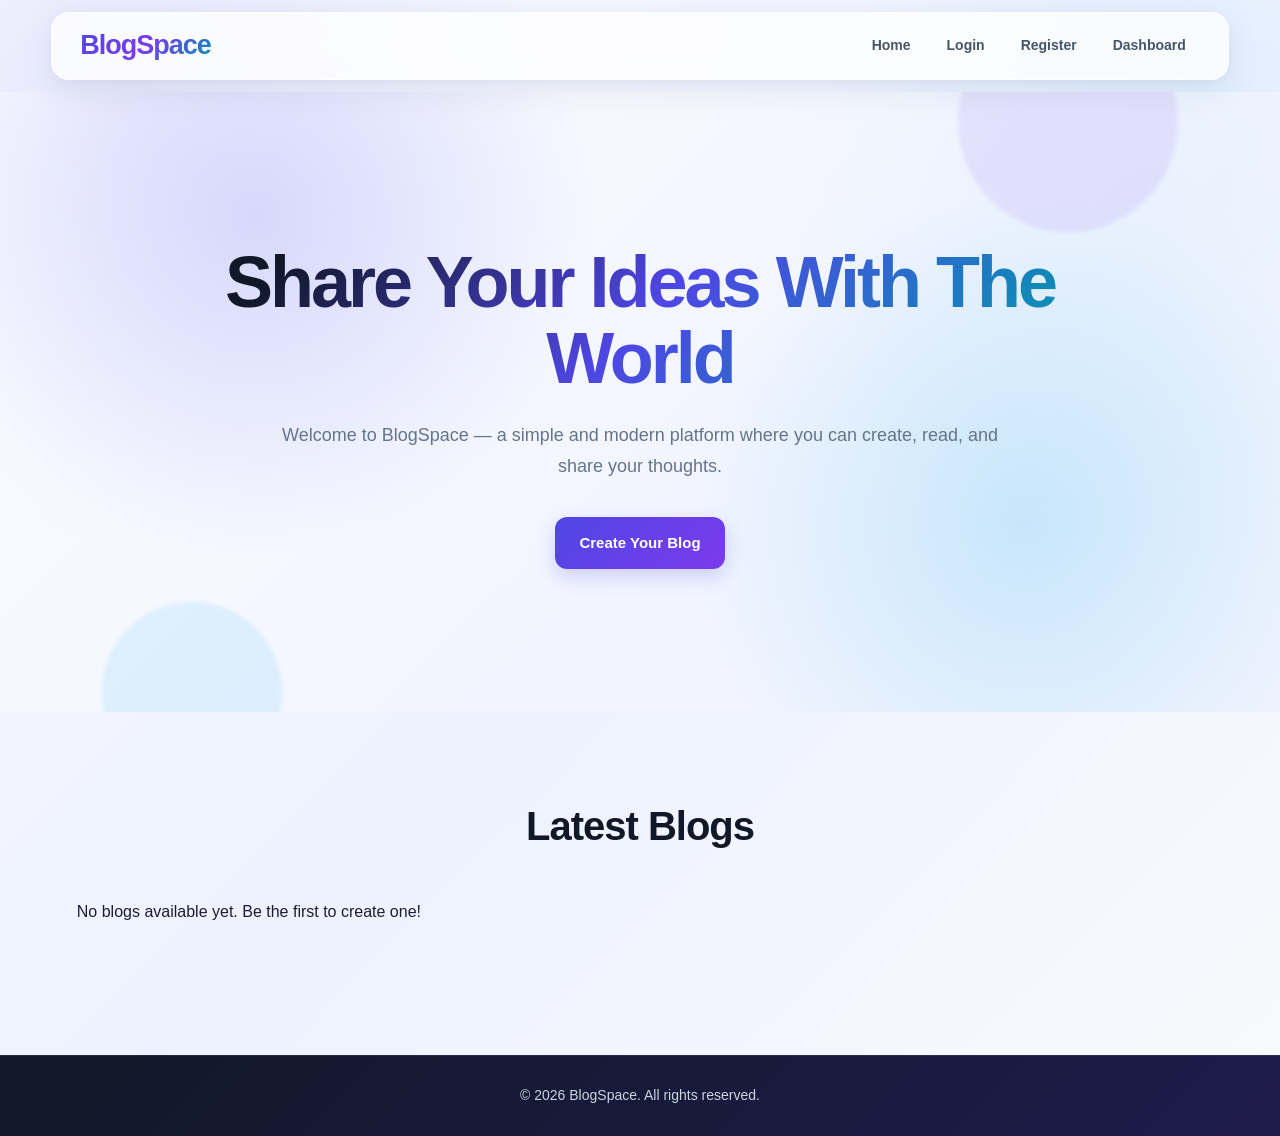
<file: index.html>
<!DOCTYPE html>
<html lang="en">
<head>
    <meta charset="UTF-8">
    <meta name="viewport" content="width=device-width, initial-scale=1.0">
    <title>BlogSpace - Home</title>

    <link rel="stylesheet" href="css/style.css">
</head>

<body>

    <!-- Navigation Bar -->
    <header>
        <nav class="navbar">

            <div class="logo">
                <a href="index.html">BlogSpace</a>
            </div>

            <ul class="nav-links">
                <li><a href="index.html">Home</a></li>
                <li><a href="login.html">Login</a></li>
                <li><a href="register.html">Register</a></li>
                <li><a href="dashboard.html">Dashboard</a></li>
            </ul>

        </nav>
    </header>


    <!-- Hero Section -->
    <main>

        <section class="hero">

            <div class="hero-content">

                <h1>Share Your Ideas With The World</h1>

                <p>
                    Welcome to BlogSpace — a simple and modern platform
                    where you can create, read, and share your thoughts.
                </p>

                <a href="create-blog.html" class="btn">
                    Create Your Blog
                </a>

            </div>

        </section>


       <!-- Latest Blogs -->
<section class="blogs-section">

    <h2>Latest Blogs</h2>

    <div class="blog-container" id="homeBlogsContainer">

        <!-- Latest blogs will be loaded here using JavaScript -->

    </div>

</section>

    </main>


    <!-- Footer -->
    <footer>

        <p>
            © 2026 BlogSpace. All rights reserved.
        </p>

    </footer>
<script src="js/script.js"></script>
</body>

</html>
</file>
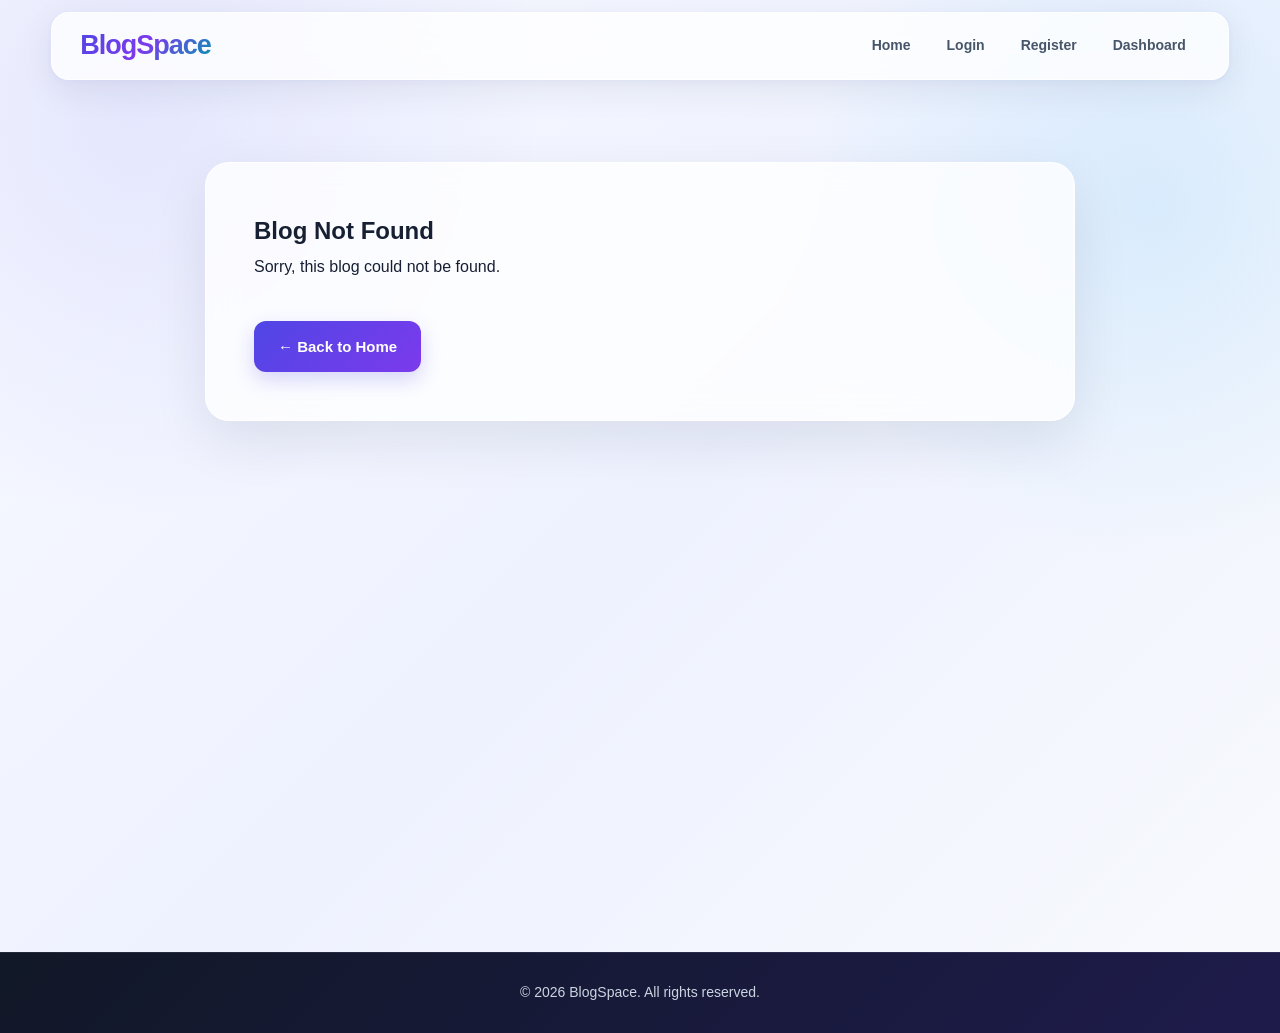
<file: blog.html>
<!DOCTYPE html>
<html lang="en">

<head>

    <meta charset="UTF-8">

    <meta name="viewport" content="width=device-width, initial-scale=1.0">

    <title>BlogSpace - Blog</title>

    <link rel="stylesheet" href="css/style.css">

</head>

<body>

    <!-- Navigation Bar -->
    <header>

        <nav class="navbar">

            <div class="logo">
                <a href="index.html">BlogSpace</a>
            </div>

            <ul class="nav-links">

                <li>
                    <a href="index.html">Home</a>
                </li>

                <li>
                    <a href="login.html">Login</a>
                </li>

                <li>
                    <a href="register.html">Register</a>
                </li>

                <li>
                    <a href="dashboard.html">Dashboard</a>
                </li>

            </ul>

        </nav>

    </header>


    <!-- Blog Details -->
    <main>

        <section class="blog-details">

            <div id="blogDetailsContainer">

                <!-- Blog details will be loaded here -->

            </div>

        </section>

    </main>


    <!-- Footer -->
    <footer>

        <p>
            © 2026 BlogSpace. All rights reserved.
        </p>

    </footer>


    <script src="js/script.js"></script>

</body>

</html>
</file>
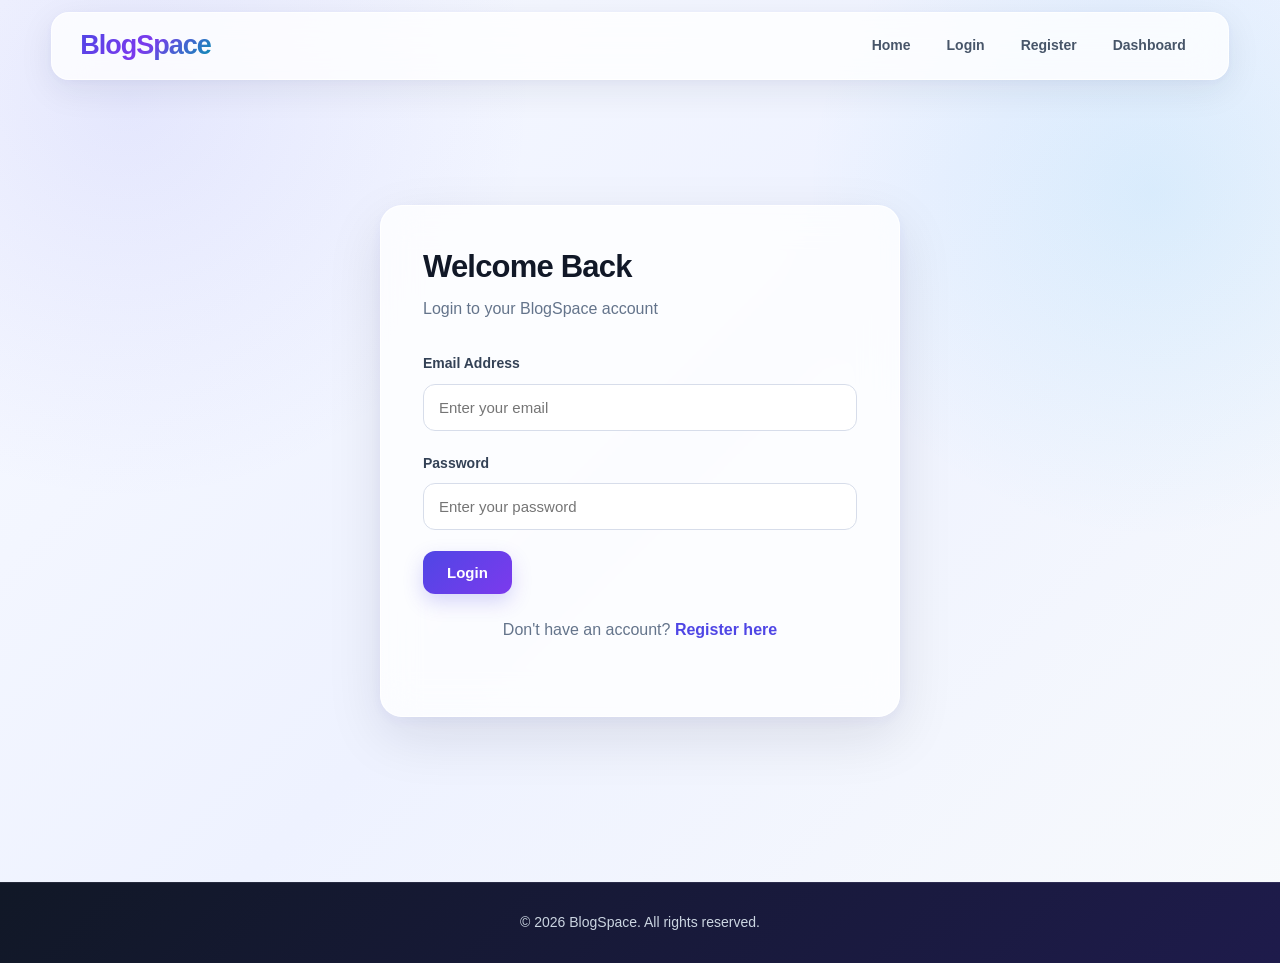
<file: create-blog.html>
<!DOCTYPE html>
<html lang="en">

<head>

    <meta charset="UTF-8">
    <meta name="viewport" content="width=device-width, initial-scale=1.0">

    <title>BlogSpace - Create Blog</title>

    <link rel="stylesheet" href="css/style.css">

</head>

<body>

    <header>

        <nav class="navbar">

            <div class="logo">
                <a href="index.html">BlogSpace</a>
            </div>

            <ul class="nav-links">

                <li>
                    <a href="index.html">Home</a>
                </li>

                <li>
                    <a href="dashboard.html">Dashboard</a>
                </li>

                <li>
                    <a href="create-blog.html">Create Blog</a>
                </li>

               <li>
    <a href="#" onclick="logout()">Logout</a>
</li>
            </ul>

        </nav>

    </header>


    <main>

        <section class="form-section">

            <div class="form-container blog-form">

                <h1 id="blogFormTitle">Create New Blog</h1>
                <p>
                    Share your thoughts with the BlogSpace community.
                </p>


                <form id="blogForm">

                    <div class="form-group">

                        <label for="blogTitle">
                            Blog Title
                        </label>

                        <input
                            type="text"
                            id="blogTitle"
                            placeholder="Enter your blog title"
                            required
                        >

                    </div>


                    <div class="form-group">

                        <label for="blogCategory">
                            Category
                        </label>

                        <select id="blogCategory" required>

                            <option value="">
                                Select a category
                            </option>

                            <option value="Technology">
                                Technology
                            </option>

                            <option value="Programming">
                                Programming
                            </option>

                            <option value="Lifestyle">
                                Lifestyle
                            </option>

                            <option value="Education">
                                Education
                            </option>

                        </select>

                    </div>


                    <div class="form-group">

                        <label for="blogContent">
                            Blog Content
                        </label>

                        <textarea
                            id="blogContent"
                            rows="10"
                            placeholder="Write your blog here..."
                            required
                        ></textarea>

                    </div>


                    <div class="form-actions">

                        <button
    type="submit"
    class="btn"
    id="blogSubmitButton"
>
    Publish Blog
</button>

                        <a
                            href="dashboard.html"
                            class="btn secondary-btn"
                        >
                            Cancel
                        </a>

                    </div>

                </form>

            </div>

        </section>

    </main>


    <footer>

        <p>
            © 2026 BlogSpace. All rights reserved.
        </p>

    </footer>
   <script src="js/script.js"></script>
</body>
</html>
</file>
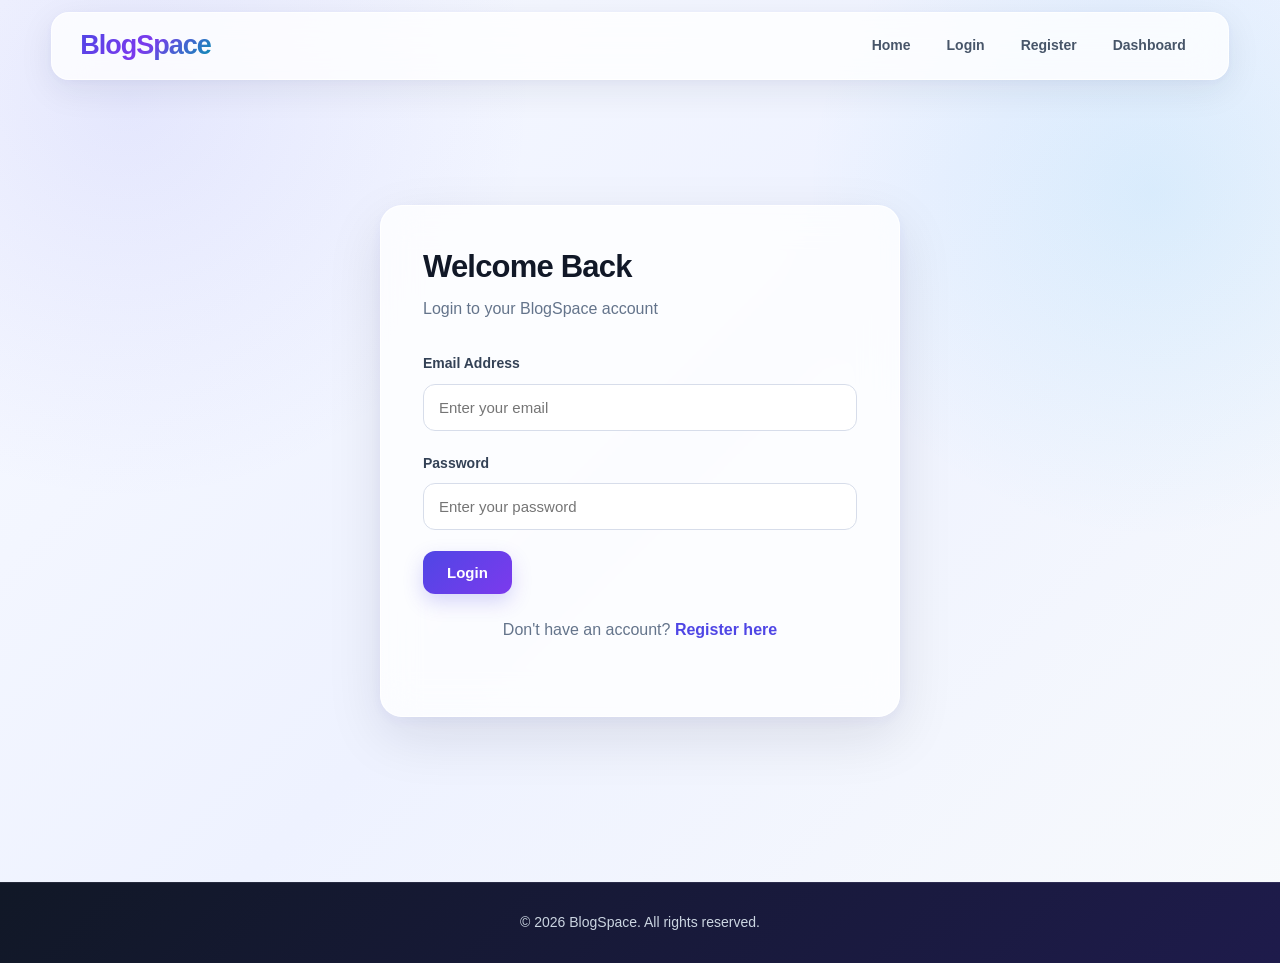
<file: dashboard.html>
<!DOCTYPE html>
<html lang="en">

<head>

    <meta charset="UTF-8">
    <meta name="viewport" content="width=device-width, initial-scale=1.0">

    <title>BlogSpace - Dashboard</title>

    <link rel="stylesheet" href="css/style.css">

</head>

<body>

    <header>

        <nav class="navbar">

            <div class="logo">
                <a href="index.html">BlogSpace</a>
            </div>

            <ul class="nav-links">

                <li>
                    <a href="index.html">Home</a>
                </li>

                <li>
                    <a href="dashboard.html">Dashboard</a>
                </li>

                <li>
                    <a href="create-blog.html">Create Blog</a>
                </li>

               <li>
    <a href="#" onclick="logout()">Logout</a>
</li>

            </ul>

        </nav>

    </header>


    <main>

        <section class="dashboard">

            <div class="dashboard-header">

                <div>

                    <h1>Dashboard</h1>

                    <p>
                        Manage your blog posts and create new content.
                    </p>

                </div>


                <a href="create-blog.html" class="btn">
                    + Create Blog
                </a>

            </div>


         <section class="dashboard-stats">

    <div class="stat-card">

        <h3>Total Blogs</h3>

        <p id="totalBlogs">0</p>

    </div>


    <div class="stat-card">

        <h3>Published</h3>

        <p id="publishedBlogs">0</p>

    </div>


    <div class="stat-card">

        <h3>Drafts</h3>

        <p id="draftBlogs">0</p>

    </div>

</section>


            <section class="my-blogs">

    <h2>My Blogs</h2>

    <div id="blogsContainer">

        <!-- Blogs will be loaded here using JavaScript -->

    </div>

</section>

        </section>

    </main>


    <footer>

        <p>
            © 2026 BlogSpace. All rights reserved.
        </p>

    </footer>
    
    <script src="js/script.js"></script>
</body>
</html>
</file>
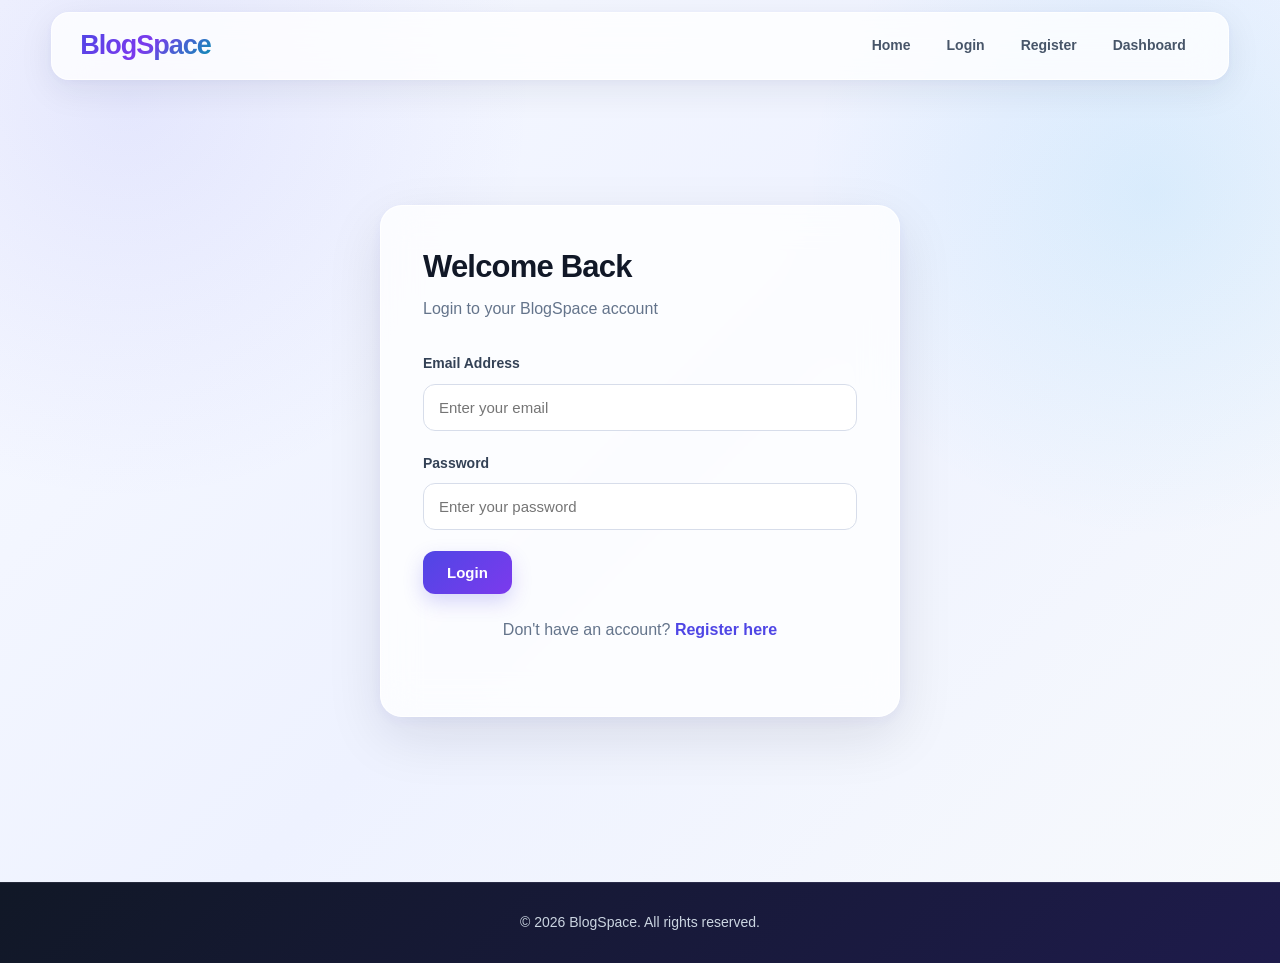
<file: login.html>
<!DOCTYPE html>
<html lang="en">

<head>
    <meta charset="UTF-8">
    <meta name="viewport" content="width=device-width, initial-scale=1.0">

    <title>BlogSpace - Login</title>

    <link rel="stylesheet" href="css/style.css">
</head>

<body>

    <header>

        <nav class="navbar">

            <div class="logo">
                <a href="index.html">BlogSpace</a>
            </div>

            <ul class="nav-links">
                <li><a href="index.html">Home</a></li>
                <li><a href="login.html">Login</a></li>
                <li><a href="register.html">Register</a></li>
                <li><a href="dashboard.html">Dashboard</a></li>
            </ul>

        </nav>

    </header>


    <main>

        <section class="form-section">

            <div class="form-container">

                <h1>Welcome Back</h1>

                <p>Login to your BlogSpace account</p>


                <form id="loginForm">

                    <div class="form-group">

                        <label for="email">
                            Email Address
                        </label>

                        <input
                            type="email"
                            id="email"
                            placeholder="Enter your email"
                            required
                        >

                    </div>


                    <div class="form-group">

                        <label for="password">
                            Password
                        </label>

                        <input
                            type="password"
                            id="password"
                            placeholder="Enter your password"
                            required
                        >

                    </div>


                    <button type="submit" class="btn">
                        Login
                    </button>

                </form>


                <p class="form-footer">
                    Don't have an account?
                    <a href="register.html">Register here</a>
                </p>

            </div>

        </section>

    </main>


    <footer>

        <p>
            © 2026 BlogSpace. All rights reserved.
        </p>

    </footer>
   <script src="js/script.js"></script>
</body>
</html>
</file>
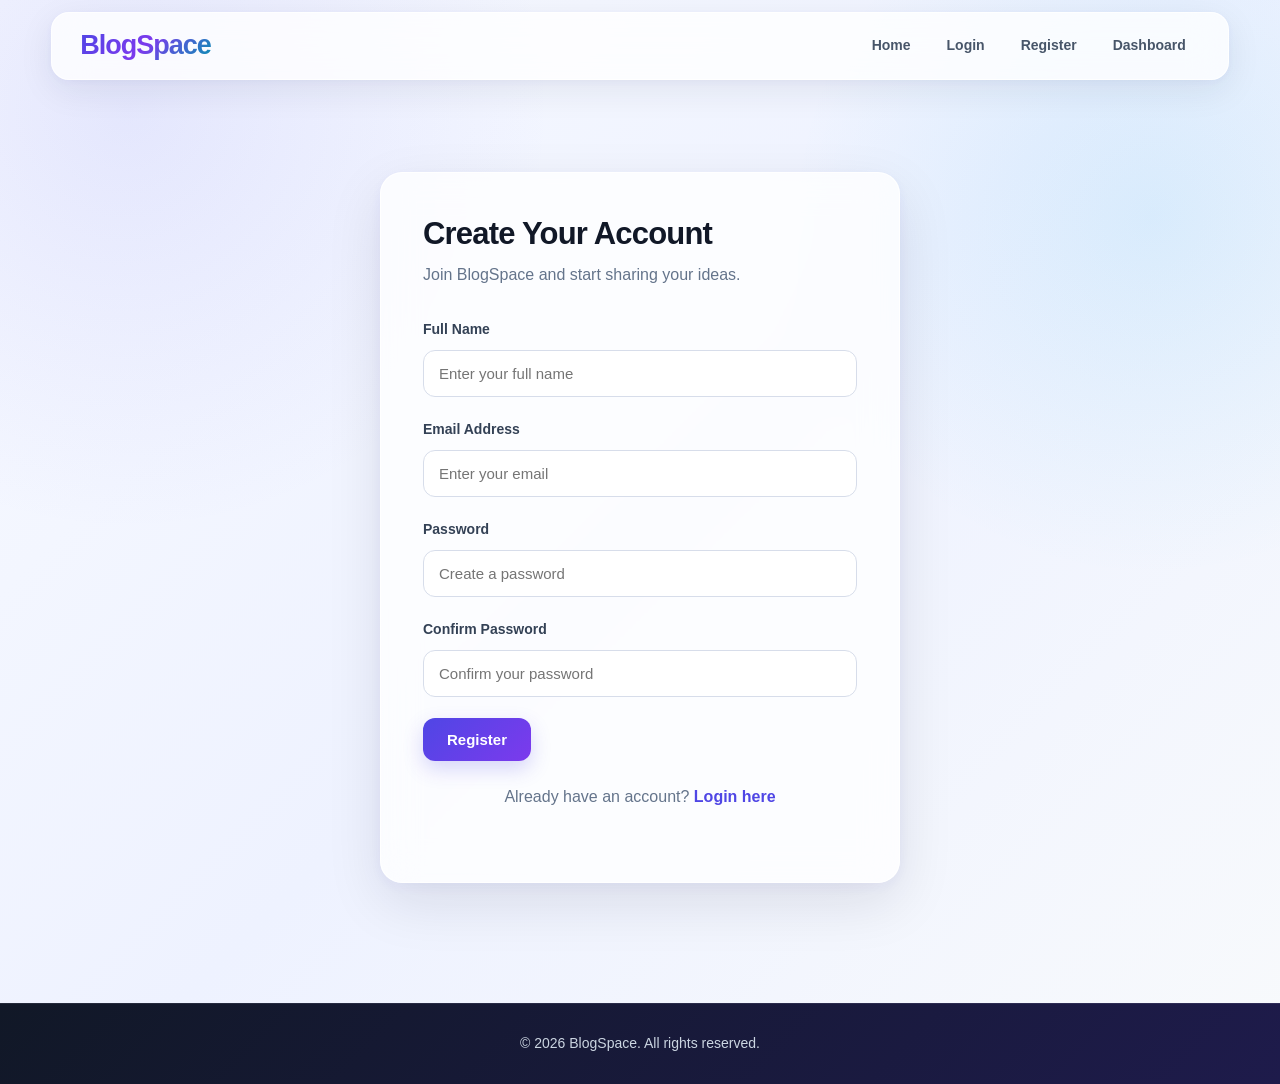
<file: register.html>
<!DOCTYPE html>
<html lang="en">

<head>

    <meta charset="UTF-8">
    <meta name="viewport" content="width=device-width, initial-scale=1.0">

    <title>BlogSpace - Register</title>

    <link rel="stylesheet" href="css/style.css">

</head>

<body>

    <header>

        <nav class="navbar">

            <div class="logo">
                <a href="index.html">BlogSpace</a>
            </div>

            <ul class="nav-links">
                <li><a href="index.html">Home</a></li>
                <li><a href="login.html">Login</a></li>
                <li><a href="register.html">Register</a></li>
                <li><a href="dashboard.html">Dashboard</a></li>
            </ul>

        </nav>

    </header>


    <main>

        <section class="form-section">

            <div class="form-container">

                <h1>Create Your Account</h1>

                <p>Join BlogSpace and start sharing your ideas.</p>


                <form id="registerForm">

                    <div class="form-group">

                        <label for="name">
                            Full Name
                        </label>

                        <input
                            type="text"
                            id="name"
                            placeholder="Enter your full name"
                            required
                        >

                    </div>


                    <div class="form-group">

                        <label for="email">
                            Email Address
                        </label>

                        <input
                            type="email"
                            id="email"
                            placeholder="Enter your email"
                            required
                        >

                    </div>


                    <div class="form-group">

                        <label for="password">
                            Password
                        </label>

                        <input
                            type="password"
                            id="password"
                            placeholder="Create a password"
                            required
                        >

                    </div>


                    <div class="form-group">

                        <label for="confirmPassword">
                            Confirm Password
                        </label>

                        <input
                            type="password"
                            id="confirmPassword"
                            placeholder="Confirm your password"
                            required
                        >

                    </div>


                    <button type="submit" class="btn">
                        Register
                    </button>

                </form>


                <p class="form-footer">

                    Already have an account?

                    <a href="login.html">
                        Login here
                    </a>

                </p>

            </div>

        </section>

    </main>


    <footer>

        <p>
            © 2026 BlogSpace. All rights reserved.
        </p>

    </footer>
    <script src="js/script.js"></script>
</body>
</html>
</file>
<file: css/style.css>
/* =========================================
   BLOGSPACE - MODERN UI STYLES
   ========================================= */

/* =========================================
   GLOBAL STYLES
   ========================================= */

* {
    margin: 0;
    padding: 0;
    box-sizing: border-box;
}

html {
    scroll-behavior: smooth;
}

body {
    font-family: "Inter", "Segoe UI", Arial, Helvetica, sans-serif;
    background:
        radial-gradient(circle at 10% 10%, rgba(99, 102, 241, 0.12), transparent 28%),
        radial-gradient(circle at 90% 20%, rgba(14, 165, 233, 0.10), transparent 25%),
        linear-gradient(135deg, #f8faff 0%, #eef2ff 50%, #f8fafc 100%);
    color: #172033;
    line-height: 1.7;
    min-height: 100vh;
}

::selection {
    background: #6366f1;
    color: #ffffff;
}

a,
button,
input,
select,
textarea {
    font-family: inherit;
}

button,
a {
    -webkit-tap-highlight-color: transparent;
}

main {
    min-height: calc(100vh - 150px);
}

/* =========================================
   NAVBAR
   ========================================= */

header {
    position: sticky;
    top: 0;
    z-index: 1000;
    padding: 12px 0;
}

.navbar {
    min-height: 68px;
    width: 92%;
    max-width: 1400px;
    margin: 0 auto;

    display: flex;
    align-items: center;
    justify-content: space-between;

    padding: 0 28px;

    background: rgba(255, 255, 255, 0.78);
    backdrop-filter: blur(18px);
    -webkit-backdrop-filter: blur(18px);

    border: 1px solid rgba(255, 255, 255, 0.75);
    border-radius: 18px;

    box-shadow:
        0 10px 35px rgba(31, 41, 55, 0.08),
        0 2px 8px rgba(99, 102, 241, 0.05);
}

/* Logo */

.logo a {
    text-decoration: none;
    font-size: 27px;
    font-weight: 800;
    letter-spacing: -1px;

    background: linear-gradient(135deg, #4f46e5, #7c3aed, #0891b2);
    -webkit-background-clip: text;
    background-clip: text;
    color: transparent;

    transition: opacity 0.3s ease;
}

.logo a:hover {
    opacity: 0.8;
}

/* Navigation Links */

.nav-links {
    display: flex;
    align-items: center;
    gap: 8px;
    list-style: none;
}

.nav-links a {
    position: relative;

    display: block;
    padding: 9px 14px;

    text-decoration: none;
    color: #475569;

    font-size: 14px;
    font-weight: 650;

    border-radius: 10px;

    transition:
        color 0.25s ease,
        background 0.25s ease,
        transform 0.25s ease;
}

.nav-links a:hover {
    color: #4f46e5;
    background: rgba(99, 102, 241, 0.08);
    transform: translateY(-1px);
}

/* =========================================
   HERO SECTION
   ========================================= */

.hero {
    min-height: 620px;

    display: flex;
    align-items: center;
    justify-content: center;

    text-align: center;
    padding: 100px 20px 90px;

    position: relative;
    overflow: hidden;

    background:
        radial-gradient(
            circle at 20% 20%,
            rgba(99, 102, 241, 0.20),
            transparent 30%
        ),
        radial-gradient(
            circle at 80% 70%,
            rgba(14, 165, 233, 0.18),
            transparent 30%
        ),
        linear-gradient(
            135deg,
            rgba(255, 255, 255, 0.55),
            rgba(238, 242, 255, 0.65)
        );
}

.hero::before,
.hero::after {
    content: "";
    position: absolute;
    border-radius: 50%;
    pointer-events: none;
    filter: blur(2px);
}

.hero::before {
    width: 220px;
    height: 220px;
    top: -80px;
    right: 8%;
    background: rgba(124, 58, 237, 0.10);
}

.hero::after {
    width: 180px;
    height: 180px;
    bottom: -70px;
    left: 8%;
    background: rgba(14, 165, 233, 0.10);
}

.hero-content {
    position: relative;
    z-index: 1;
    max-width: 900px;
    animation: fadeIn 0.8s ease;
}

.hero h1 {
    font-size: clamp(42px, 7vw, 72px);
    line-height: 1.05;
    letter-spacing: -3px;
    margin-bottom: 24px;

    background: linear-gradient(
        135deg,
        #111827 10%,
        #4f46e5 50%,
        #0891b2 90%
    );

    -webkit-background-clip: text;
    background-clip: text;
    color: transparent;
}

.hero p {
    max-width: 720px;
    margin: 0 auto 36px;

    font-size: 18px;
    color: #64748b;
}

/* =========================================
   BUTTONS
   ========================================= */

.btn {
    display: inline-block;

    padding: 13px 24px;

    background: linear-gradient(135deg, #4f46e5, #7c3aed);

    color: #ffffff;
    text-decoration: none;

    border: none;
    border-radius: 12px;

    font-size: 15px;
    font-weight: 700;

    cursor: pointer;

    box-shadow:
        0 8px 20px rgba(79, 70, 229, 0.22);

    transition:
        transform 0.25s ease,
        box-shadow 0.25s ease,
        filter 0.25s ease;
}

.btn:hover {
    transform: translateY(-3px);
    filter: brightness(1.05);

    box-shadow:
        0 14px 28px rgba(79, 70, 229, 0.30);
}

.btn:active {
    transform: translateY(0);
}

/* =========================================
   BLOG SECTION
   ========================================= */

.blogs-section {
    padding: 90px 6%;
    position: relative;
}

.blogs-section h2 {
    text-align: center;

    font-size: clamp(30px, 4vw, 40px);
    line-height: 1.2;

    color: #111827;
    margin-bottom: 48px;

    letter-spacing: -1px;
}

.blog-container {
    display: grid;
    grid-template-columns: repeat(3, minmax(0, 1fr));

    gap: 28px;

    max-width: 1250px;
    margin: auto;
}

/* =========================================
   BLOG CARDS
   ========================================= */

.blog-card {
    position: relative;
    overflow: hidden;

    background: rgba(255, 255, 255, 0.70);
    backdrop-filter: blur(14px);
    -webkit-backdrop-filter: blur(14px);

    padding: 30px;

    border-radius: 20px;
    border: 1px solid rgba(255, 255, 255, 0.85);

    box-shadow:
        0 10px 35px rgba(15, 23, 42, 0.08),
        0 2px 8px rgba(79, 70, 229, 0.04);

    transition:
        transform 0.3s ease,
        box-shadow 0.3s ease,
        border-color 0.3s ease;
}

.blog-card::before {
    content: "";
    position: absolute;

    top: 0;
    left: 0;
    right: 0;

    height: 4px;

    background: linear-gradient(
        90deg,
        #4f46e5,
        #7c3aed,
        #0891b2
    );
}

.blog-card:hover {
    transform: translateY(-8px);

    border-color: rgba(99, 102, 241, 0.25);

    box-shadow:
        0 20px 45px rgba(15, 23, 42, 0.13),
        0 5px 18px rgba(79, 70, 229, 0.08);
}

.blog-card h3 {
    color: #111827;
    font-size: 21px;
    line-height: 1.35;
    margin-bottom: 10px;
}

.blog-card p {
    color: #64748b;
    margin-bottom: 10px;
}

.blog-author {
    font-size: 14px;
    color: #4f46e5 !important;
    font-weight: 700;
}

.read-more {
    display: inline-flex;
    align-items: center;

    margin-top: 12px;

    color: #4f46e5;

    font-weight: 700;
    text-decoration: none;

    transition:
        color 0.25s ease,
        transform 0.25s ease;
}

.read-more:hover {
    color: #7c3aed;
    transform: translateX(4px);
}

/* =========================================
   FORM SECTION
   ========================================= */

.form-section {
    min-height: 82vh;

    display: flex;
    align-items: center;
    justify-content: center;

    padding: 80px 20px;
}

.form-container {
    width: 100%;
    max-width: 520px;

    background: rgba(255, 255, 255, 0.78);
    backdrop-filter: blur(18px);
    -webkit-backdrop-filter: blur(18px);

    padding: 42px;

    border-radius: 22px;
    border: 1px solid rgba(255, 255, 255, 0.9);

    box-shadow:
        0 20px 55px rgba(15, 23, 42, 0.10),
        0 4px 15px rgba(79, 70, 229, 0.05);
}

.form-container h1 {
    font-size: 31px;
    line-height: 1.2;
    color: #111827;
    margin-bottom: 9px;
    letter-spacing: -0.8px;
}

.form-container > p {
    color: #64748b;
    margin-bottom: 30px;
}

/* Form Fields */

.form-group {
    margin-bottom: 21px;
}

.form-group label {
    display: block;

    margin-bottom: 8px;

    font-size: 14px;
    font-weight: 700;

    color: #334155;
}

.form-group input,
.form-group select,
.form-group textarea {
    width: 100%;

    padding: 14px 15px;

    border: 1px solid #d7ddea;
    border-radius: 12px;

    background: rgba(255, 255, 255, 0.88);
    color: #1e293b;

    font-size: 15px;
    outline: none;

    transition:
        border-color 0.25s ease,
        box-shadow 0.25s ease,
        background 0.25s ease;
}

.form-group input:hover,
.form-group select:hover,
.form-group textarea:hover {
    border-color: #a5b4fc;
}

.form-group input:focus,
.form-group select:focus,
.form-group textarea:focus {
    border-color: #6366f1;
    background: #ffffff;

    box-shadow:
        0 0 0 4px rgba(99, 102, 241, 0.12);
}

.form-group textarea {
    resize: vertical;
    min-height: 190px;
}

.form-footer {
    text-align: center;
    margin-top: 22px !important;
}

.form-footer a {
    color: #4f46e5;
    font-weight: 700;
    text-decoration: none;
}

.form-footer a:hover {
    color: #7c3aed;
}

/* =========================================
   BLOG FORM
   ========================================= */

.blog-form {
    max-width: 760px;
}

.form-actions {
    display: flex;
    align-items: center;
    gap: 12px;
    margin-top: 27px;
}

.secondary-btn {
    background: linear-gradient(135deg, #64748b, #475569);

    box-shadow:
        0 7px 18px rgba(71, 85, 105, 0.18);
}

.secondary-btn:hover {
    background: linear-gradient(135deg, #475569, #334155);

    box-shadow:
        0 12px 24px rgba(71, 85, 105, 0.25);
}

/* =========================================
   DASHBOARD
   ========================================= */

.dashboard {
    padding: 80px 6%;
    max-width: 1350px;
    margin: auto;
}

.dashboard-header {
    display: flex;
    align-items: center;
    justify-content: space-between;

    gap: 25px;
    margin-bottom: 42px;
}

.dashboard-header h1 {
    font-size: 38px;
    line-height: 1.2;
    color: #111827;
    letter-spacing: -1px;
}

.dashboard-header p {
    color: #64748b;
}

/* Dashboard statistics */

.dashboard-stats {
    display: grid;
    grid-template-columns: repeat(3, 1fr);

    gap: 22px;
    margin-bottom: 48px;
}

.stat-card {
    position: relative;
    overflow: hidden;

    background: rgba(255, 255, 255, 0.72);
    backdrop-filter: blur(14px);
    -webkit-backdrop-filter: blur(14px);

    padding: 30px;

    border-radius: 18px;
    border: 1px solid rgba(255, 255, 255, 0.85);

    box-shadow:
        0 10px 30px rgba(15, 23, 42, 0.07);

    transition:
        transform 0.25s ease,
        box-shadow 0.25s ease;
}

.stat-card::after {
    content: "";
    position: absolute;

    width: 80px;
    height: 80px;

    right: -25px;
    top: -25px;

    border-radius: 50%;

    background: rgba(99, 102, 241, 0.10);
}

.stat-card:hover {
    transform: translateY(-5px);

    box-shadow:
        0 18px 38px rgba(15, 23, 42, 0.11);
}

.stat-card h3 {
    position: relative;
    z-index: 1;

    font-size: 14px;
    color: #64748b;
    text-transform: uppercase;
    letter-spacing: 0.5px;
}

.stat-card p {
    position: relative;
    z-index: 1;

    margin-top: 8px;

    font-size: 38px;
    line-height: 1.1;

    font-weight: 800;

    background: linear-gradient(135deg, #4f46e5, #0891b2);
    -webkit-background-clip: text;
    background-clip: text;
    color: transparent;
}

.my-blogs h2 {
    margin-bottom: 22px;
    font-size: 28px;
    color: #111827;
}

.blog-actions {
    margin-top: 20px;
}

.blog-actions button {
    padding: 9px 17px;

    border: none;
    border-radius: 9px;

    background: #eef2ff;
    color: #4338ca;

    font-weight: 700;
    cursor: pointer;

    margin-right: 8px;

    transition:
        background 0.25s ease,
        color 0.25s ease,
        transform 0.25s ease;
}

.blog-actions button:hover {
    background: #4f46e5;
    color: #ffffff;
    transform: translateY(-2px);
}

/* =========================================
   FOOTER
   ========================================= */

footer {
    margin-top: 40px;

    padding: 28px 20px;

    text-align: center;

    background:
        linear-gradient(
            135deg,
            #111827,
            #1e1b4b
        );

    color: #cbd5e1;

    font-size: 14px;

    border-top:
        1px solid rgba(255, 255, 255, 0.08);
}

/* =========================================
   BLOG DETAILS PAGE
   ========================================= */

.blog-details {
    max-width: 920px;
    margin: 70px auto;
    padding: 0 25px;
}

.blog-details > div {
    background: rgba(255, 255, 255, 0.78);
    backdrop-filter: blur(16px);
    -webkit-backdrop-filter: blur(16px);

    padding: 48px;

    border-radius: 24px;
    border: 1px solid rgba(255, 255, 255, 0.85);

    box-shadow:
        0 20px 55px rgba(15, 23, 42, 0.09);
}

.blog-details h1 {
    font-size: clamp(32px, 5vw, 48px);
    line-height: 1.15;

    color: #111827;

    margin-bottom: 15px;
    letter-spacing: -1.5px;
}

.blog-details .blog-author {
    color: #4f46e5;
    font-weight: 700;
    margin-bottom: 20px;
}

.blog-details p {
    line-height: 1.85;
    margin-bottom: 12px;
}

.blog-details hr {
    margin: 28px 0;

    border: none;
    border-top: 1px solid #e2e8f0;
}

.blog-content {
    font-size: 18px;
    line-height: 1.9;
    margin-bottom: 32px;
    color: #475569;
}

/* =========================================
   ANIMATION
   ========================================= */

@keyframes fadeIn {
    from {
        opacity: 0;
        transform: translateY(18px);
    }

    to {
        opacity: 1;
        transform: translateY(0);
    }
}

/* =========================================
   RESPONSIVE DESIGN
   ========================================= */

@media (max-width: 1000px) {

    .navbar {
        width: 94%;
    }

    .blog-container {
        grid-template-columns: repeat(2, minmax(0, 1fr));
    }

    .dashboard {
        padding: 65px 5%;
    }
}

@media (max-width: 700px) {

    /* Navbar */

    header {
        padding: 8px 0;
    }

    .navbar {
        width: 94%;
        flex-direction: column;
        justify-content: center;
        gap: 10px;
        padding: 15px 16px;
        border-radius: 16px;
    }

    .logo a {
        font-size: 24px;
    }

    .nav-links {
        gap: 4px;
        flex-wrap: wrap;
        justify-content: center;
    }

    .nav-links a {
        font-size: 13px;
        padding: 7px 10px;
    }

    /* Hero */

    .hero {
        min-height: 520px;
        padding: 70px 20px;
    }

    .hero h1 {
        font-size: 42px;
        letter-spacing: -2px;
    }

    .hero p {
        font-size: 16px;
    }

    /* Blog cards */

    .blogs-section {
        padding: 65px 20px;
    }

    .blogs-section h2 {
        font-size: 30px;
        margin-bottom: 35px;
    }

    .blog-container {
        grid-template-columns: 1fr;
        gap: 20px;
    }

    .blog-card {
        padding: 25px;
    }

    /* Forms */

    .form-section {
        padding: 50px 15px;
    }

    .form-container {
        padding: 30px 22px;
        border-radius: 18px;
    }

    /* Dashboard */

    .dashboard {
        padding: 55px 20px;
    }

    .dashboard-header {
        flex-direction: column;
        align-items: flex-start;
    }

    .dashboard-header h1 {
        font-size: 31px;
    }

    .dashboard-stats {
        grid-template-columns: 1fr;
        gap: 16px;
    }

    /* Blog actions */

    .form-actions {
        flex-direction: column;
        align-items: stretch;
    }

    .form-actions .btn {
        width: 100%;
        text-align: center;
    }

    /* Blog details */

    .blog-details {
        margin: 40px auto;
        padding: 0 15px;
    }

    .blog-details > div {
        padding: 30px 22px;
        border-radius: 18px;
    }

    .blog-content {
        font-size: 16px;
    }
}

@media (max-width: 420px) {

    .nav-links {
        gap: 2px;
    }

    .nav-links a {
        font-size: 12px;
        padding: 6px 8px;
    }

    .hero h1 {
        font-size: 36px;
    }

    .btn {
        padding: 12px 19px;
    }

    .form-container {
        padding: 26px 18px;
    }

    .blog-card {
        padding: 22px;
    }
}
</file>
